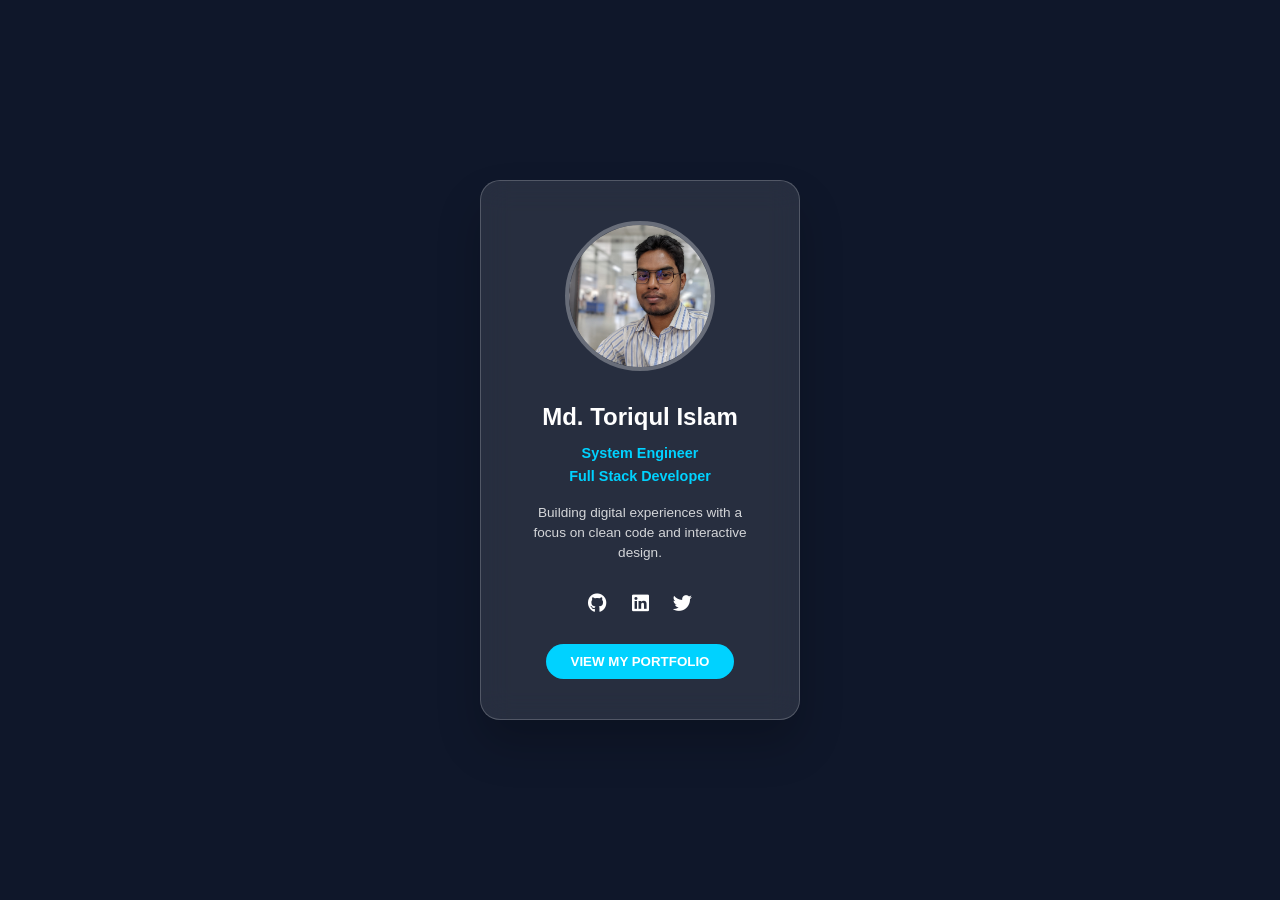
<file: index.html>
<!DOCTYPE html>
<html lang="en">
<head>
    <meta charset="UTF-8">
    <meta name="viewport" content="width=device-width, initial-scale=1.0">
    <title>Welcome</title>
    <link rel="stylesheet" href="style.css">
    <!-- Font Awesome for Icons -->
    <link rel="stylesheet" href="https://cdnjs.cloudflare.com/ajax/libs/font-awesome/6.0.0/css/all.min.css">
</head>
<body>

    <div class="container card-container">
        <div class="portfolio-card" id="tilt-card">
            <div class="card-image">
                <img src="image/Porifolio-image.jpg" alt="Profile Picture">
            </div>
            <div class="card-info">
                <h2>Md. Toriqul Islam</h2>
                <p class="role">System Engineer</p>
                <p class="role">Full Stack Developer</p>
                <p class="bio">Building digital experiences with a focus on clean code and interactive design.</p>
            </div>
            <div class="card-socials">
                <a href="https://github.com/" target="_blank"><i class="fab fa-github"></i></a>
                <a href="https://www.linkedin.com" target="_blank"><i class="fab fa-linkedin"></i></a>
                <a href="https://x.com/realToriqul" target="_blank"><i class="fab fa-twitter"></i></a>
            </div>
            <button class="contact-btn"><a href="home.html">VIEW MY PORTFOLIO</a></button>
        </div>
    </div>

    <script src="script.js"></script>
</body>
</html>
</file>
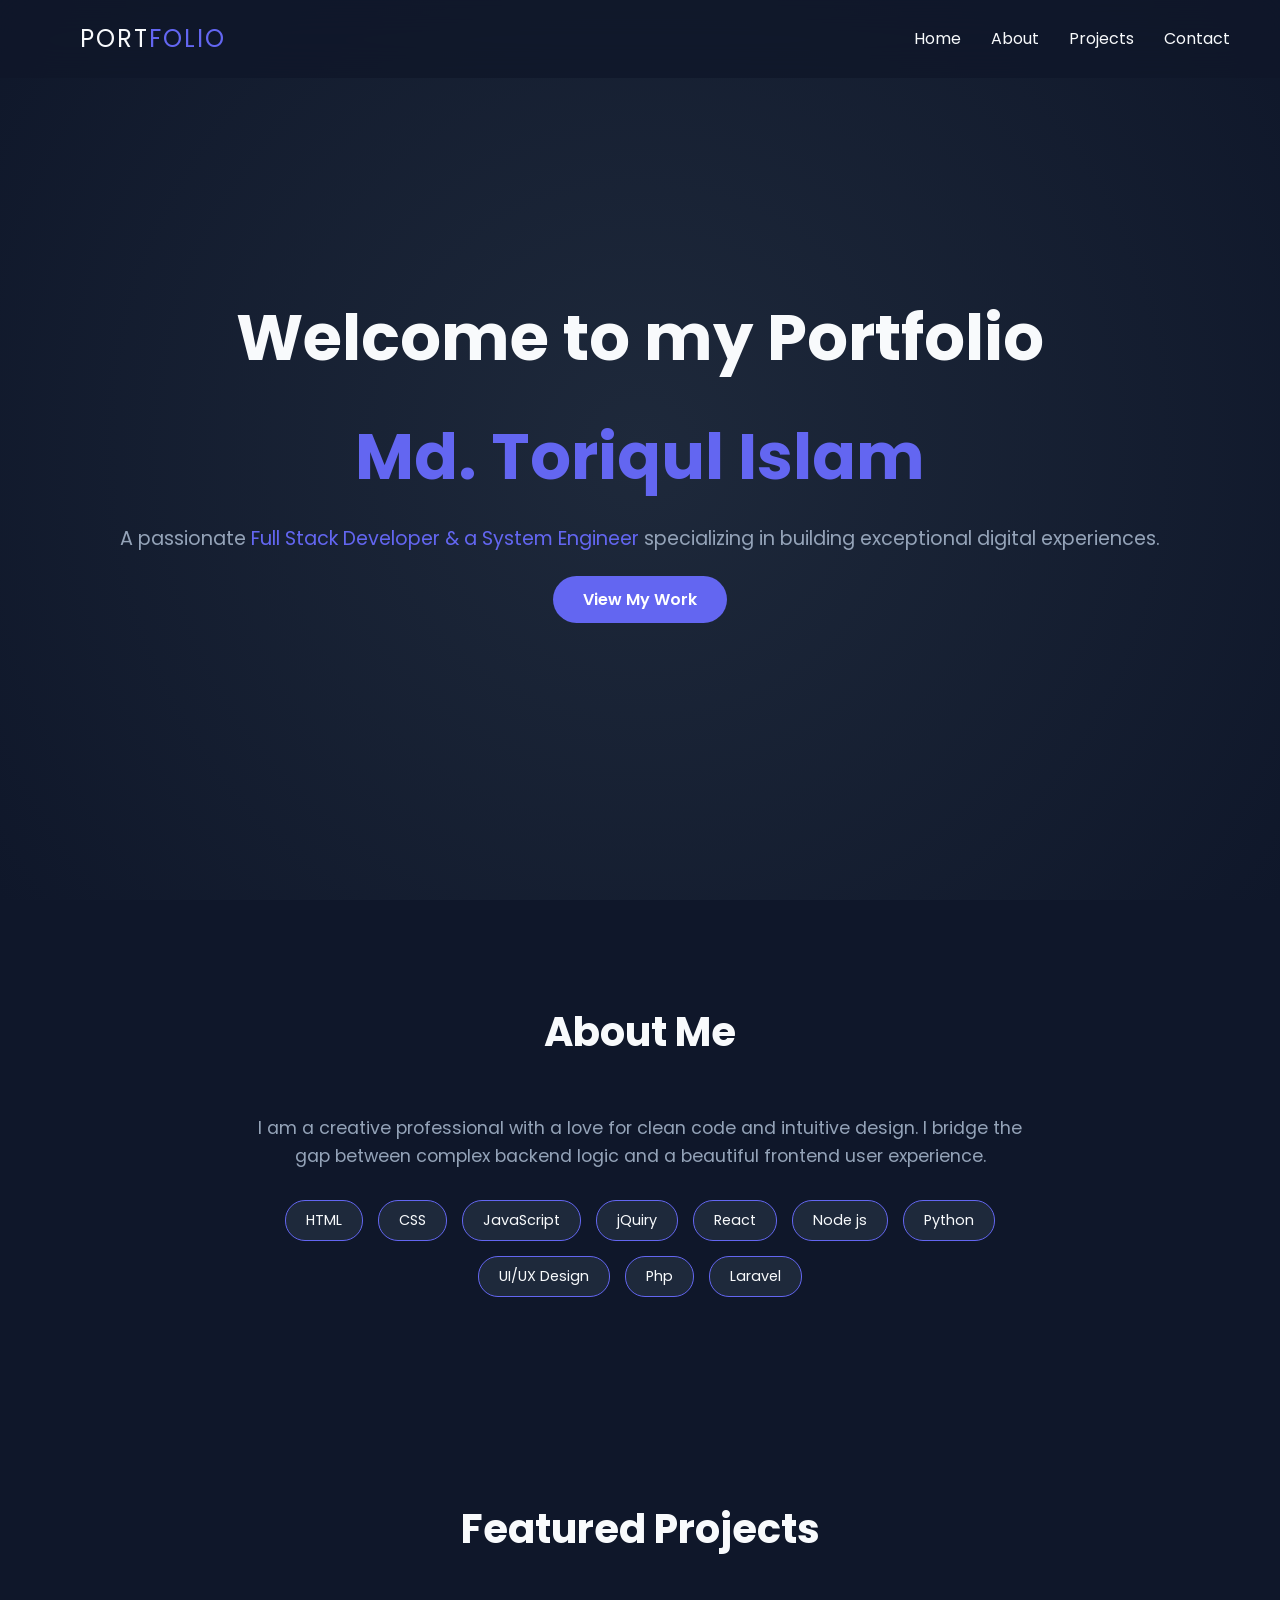
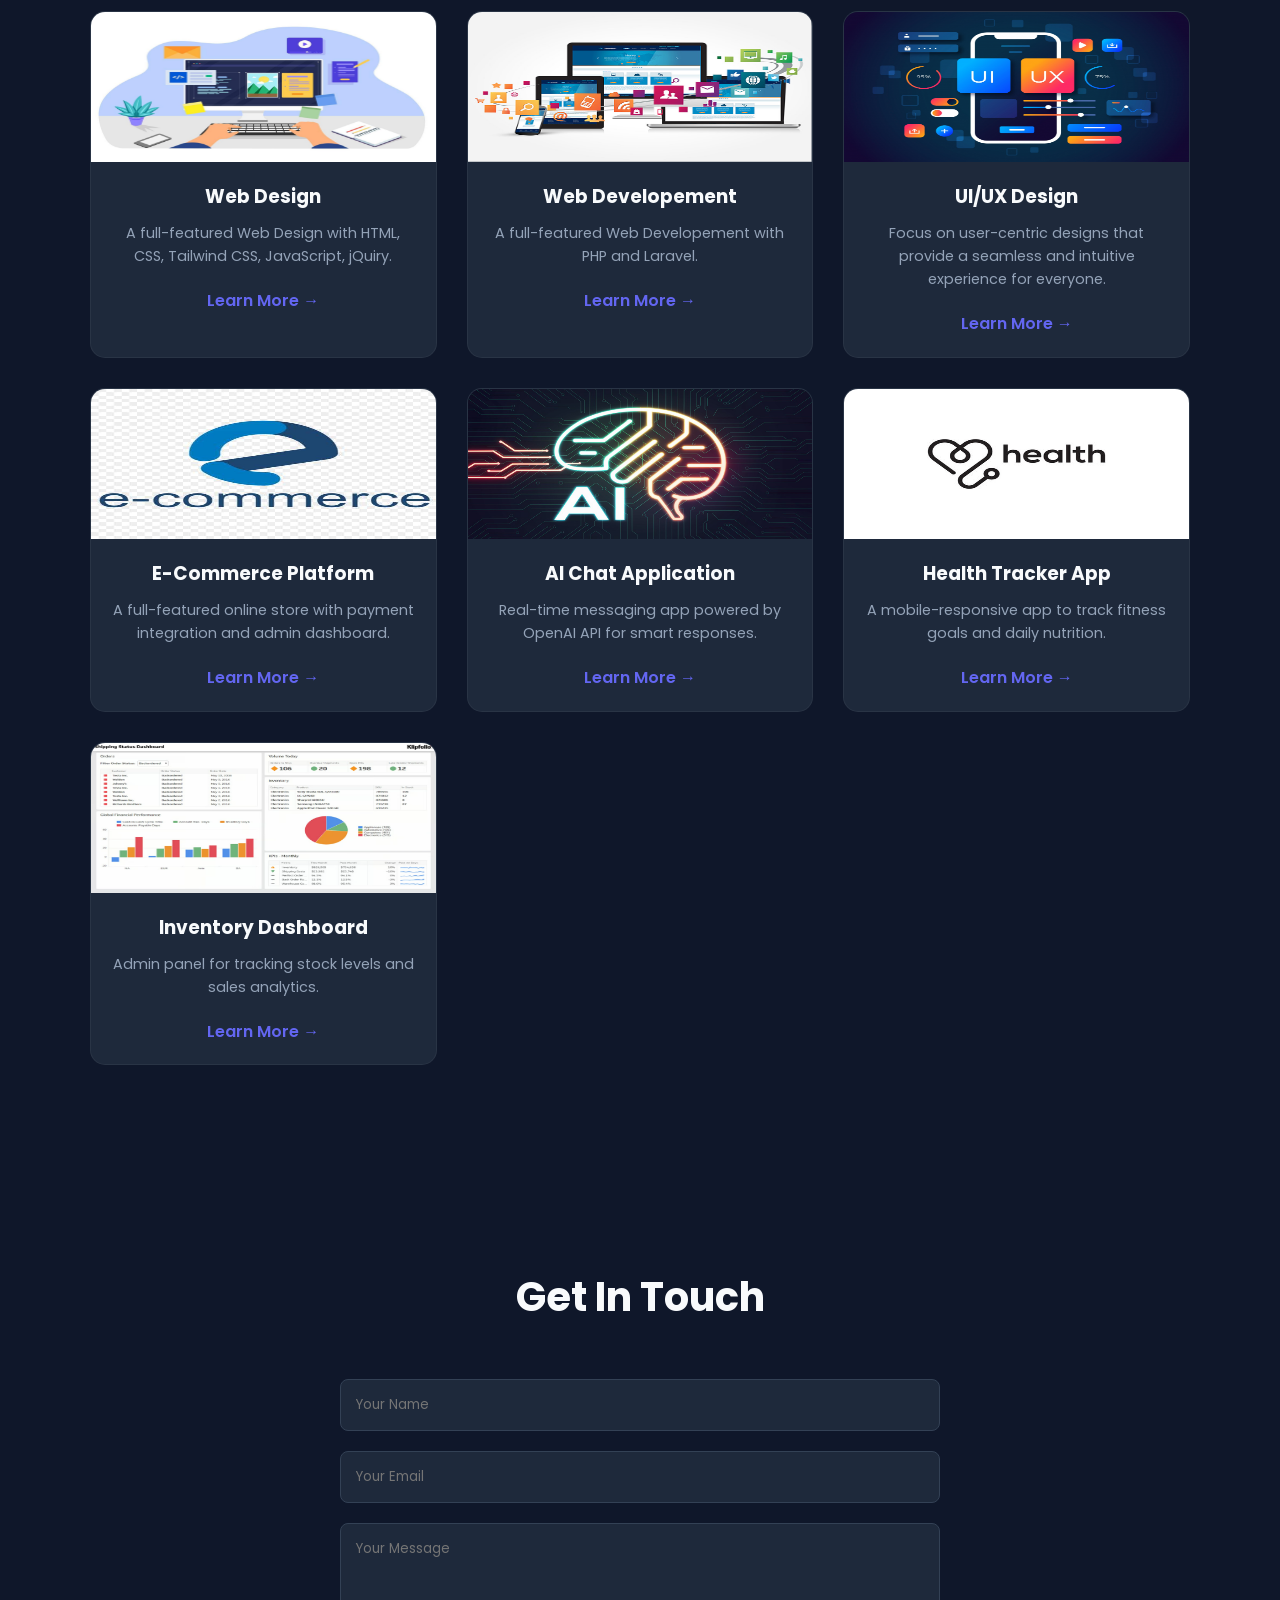
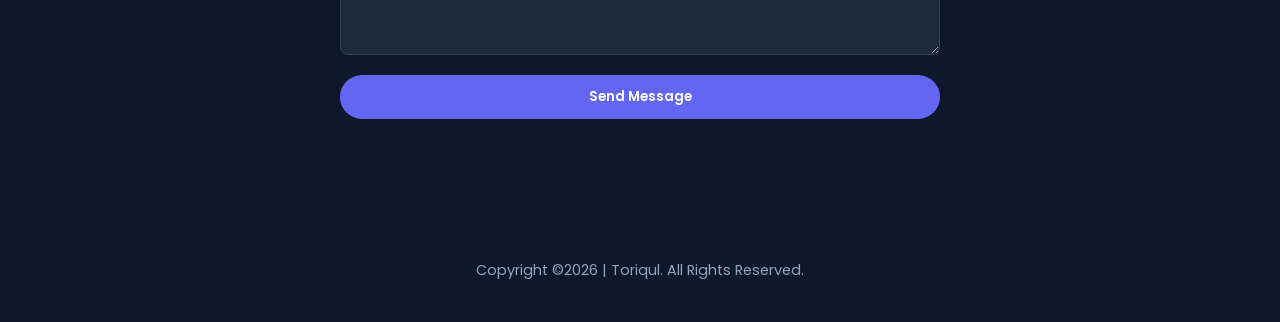
<file: home.html>
<!DOCTYPE html>
<html lang="en">
<head>
    <meta charset="UTF-8">
    <meta name="viewport" content="width=device-width, initial-scale=1.0">
    <title>Portfolio</title>
    <link rel="stylesheet" href="style.css">
    <!-- Adding Google Fonts -->
    <link href="https://fonts.googleapis.com/css2?family=Poppins:wght@300;400;600;700&display=swap" rel="stylesheet">
</head>
<body>

    <!-- Navigation -->
    <nav class="navbar">
        <!-- <div class="logo">PORT<span>FOLIO</span></div> -->
        <div class="logo nav-links">
            <li><a href="index.html">PORT<span>FOLIO</span></a></li>
        </div>
        <ul class="nav-links">
            <li><a href="#home">Home</a></li>
            <li><a href="#about">About</a></li>
            <li><a href="#projects">Projects</a></li>
            <li><a href="#contact">Contact</a></li>
        </ul>
        
    </nav>
    <!-- Hero Section -->
    <section id="home" class="hero">
        <div class="hero-content">
            <h1 class="reveal">Welcome to my Portfolio</h1>
            <h1 class="reveal"><span class="highlight">Md. Toriqul Islam</span></h1>
            <p class="reveal">A passionate <span class="typewriter">Full Stack Developer & a System Engineer</span> specializing in building exceptional digital experiences.</p>
            <a href="#projects" class="btn reveal">View My Work</a>
        </div>
    </section>

    <!-- About Section -->
    <section id="about" class="about">
        <div class="container">
            <h2 class="section-title reveal">About Me</h2>
            <div class="about-grid">
                <div class="about-text reveal">
                    <p>I am a creative professional with a love for clean code and intuitive design. I bridge the gap between complex backend logic and a beautiful frontend user experience.</p>
                    <div class="skills">
                        <span class="skill-badge">HTML</span>
                        <span class="skill-badge">CSS</span>
                        <span class="skill-badge">JavaScript</span>
                        <span class="skill-badge">jQuiry</span>
                        <span class="skill-badge">React</span>
                        <span class="skill-badge">Node js</span>
                        <span class="skill-badge">Python</span>
                        <span class="skill-badge">UI/UX Design</span>
                        <span class="skill-badge">Php</span>
                        <span class="skill-badge">Laravel</span>
                    </div>
                </div>
            </div>
        </div>
    </section>

    <!-- Projects Section -->
    <section id="projects" class="projects reveal">
        <div class="container">
            <h2 class="section-title reveal">Featured Projects</h2>
            <div class="project-grid">
                <!-- Project 1 -->
                <div class="project-card reveal">
                    
                    <div class="project-img">
                        <img src="image/Web-Design-Banners.jpg" alt="image">
                    </div>
                    <div class="project-info">
                        <h3>Web Design</h3>
                        <p>A full-featured Web Design with HTML, CSS, Tailwind CSS, JavaScript, jQuiry.</p>
                        <a href="#home" class="project-link">Learn More →</a>
                    </div>
                </div>
                <!-- Project 2 -->
                <div class="project-card reveal">
                    
                    <div class="project-img">
                        <img src="image/Web-dev-baner.png" alt="image">
                    </div>
                    <div class="project-info">
                        <h3>Web Developement</h3>
                        <p>A full-featured Web Developement with PHP and Laravel.</p>
                        <a href="#home" class="project-link">Learn More →</a>
                    </div>
                </div>
                <!-- Project 3 -->
                <div class="project-card reveal">
                    
                    <div class="project-img">
                        <img src="image/UI-UX-image.png" alt="image">
                    </div>
                    <div class="project-info">
                        <h3>UI/UX Design</h3>
                        <p>Focus on user-centric designs that provide a seamless and intuitive experience for everyone.</p>
                        <a href="#home" class="project-link">Learn More →</a>
                    </div>
                </div>
                <!-- Project 4 -->
                <div class="project-card reveal">
                    
                    <div class="project-img">
                        <img src="image/Ecomerce_Logo.jpg" alt="image">
                    </div>
                    <div class="project-info">
                        <h3>E-Commerce Platform</h3>
                        <p>A full-featured online store with payment integration and admin dashboard.</p>
                        <a href="#home" class="project-link">Learn More →</a>
                    </div>
                </div>
                <!-- Project 5 -->
                <div class="project-card reveal">
                    <div class="project-img" >
                        <img src="image/AI_Logo.jpg" alt="image">
                    </div>
                    <div class="project-info">
                        <h3>AI Chat Application</h3>
                        <p>Real-time messaging app powered by OpenAI API for smart responses.</p>
                        <a href="#home" class="project-link">Learn More →</a>
                    </div>
                </div>
                <!-- Project 6 -->
                <div class="project-card reveal">
                    <div class="project-img">
                        <img src="image/Helth_Logo.jpg" alt="image">
                    </div>
                    <div class="project-info">
                        <h3>Health Tracker App</h3>
                        <p>A mobile-responsive app to track fitness goals and daily nutrition.</p>
                        <a href="#home" class="project-link">Learn More →</a>
                    </div>
                </div>
                <!-- Project 7 -->
                <div class="project-card reveal">
                    <div class="project-img">
                        <img src="image/inventory-image.avif" alt="image">
                    </div>
                    <div class="project-info">
                        <h3>Inventory Dashboard</h3>
                        <p>Admin panel for tracking stock levels and sales analytics.</p>
                        <a href="#home" class="project-link">Learn More →</a>
                    </div>
                </div>
            </div>
        </div>
    </section>

    

    <!-- Contact Section -->
    <section id="contact" class="contact">
        <div class="container">
            <h2 class="section-title reveal">Get In Touch</h2>
            <div class="contact-wrapper reveal">
                <form id="contact-form">
                    <input type="text" placeholder="Your Name" required>
                    <input type="email" placeholder="Your Email" required>
                    <textarea placeholder="Your Message" rows="5" required></textarea>
                    <button type="submit" class="btn">Send Message</button>
                </form>
            </div>
        </div>
    </section>

    <footer>
        <p>Copyright &copy;2026 | Toriqul. All Rights Reserved.</p>
    </footer>

    <script src="script.js"></script>
</body>
</html>
</file>
<file: style.css>
/* Variables */
:root {
    --primary-color: #6366f1;
    --bg-dark: #0f172a;
    --bg-light: #1e293b;
    --text-main: #f8fafc;
    --text-dim: #94a3b8;
    --transition: all 0.3s ease;
}
/* Import Google Font */
@import url('https://fonts.googleapis.com/css2?family=Poppins:wght@300;400;600&display=swap');

* {
    margin: 0;
    padding: 0;
    box-sizing: border-box;
    font-family: 'Poppins', sans-serif;
}


body {
    display: inline;

    font-family: 'Poppins', sans-serif;
    background-color: var(--bg-dark);
    color: var(--text-main);
    line-height: 1.6;
    overflow-x: hidden;
    scroll-behavior: smooth;
    min-height: 100vh;
    /* justify-content: center;
    align-items: center;
    min-height: 100vh; */
}

.card-container {
    display: flex;
    font-family: 'Poppins', sans-serif;
    background-color: var(--bg-dark);
    color: var(--text-main);
    line-height: 1.6;
    overflow-x: hidden;
    scroll-behavior: smooth;
    min-height: 100vh;
    justify-content: center;
    align-items: center;
    
}

/* ================ */
/* body {
    display: flex;
    justify-content: center;
    align-items: center;
    min-height: 100vh;
    background: linear-gradient(45deg, #0f0c29, #302b63, #24243e); Dark gradient background */
}
/* ====================================== */

.container {
    max-width: 1100px;
    margin: 0 auto;
    padding: 0 20px;
}
/* ===========HOME PAGE CSS START========= */
/* Navigation */
.navbar {
    position: fixed;
    top: 0;
    width: 100%;
    display: flex;
    justify-content: space-between;
    align-items: center;
    padding: 20px 50px;
    z-index: 1000;
    transition: var(--transition);
    backdrop-filter: blur(20px);
    background: rgba(15, 23, 42, 0.8);
}

.logo {
    font-size: 1.5rem;
    font-weight: 700;
    letter-spacing: 2px;
}

.logo span {
    color: var(--primary-color);
}

/* Logo Hover & Link*/ 

/* ==================================== */
.navbar .logo:hover{
    cursor: pointer;
    color: var(--primary-color);
    transition: var(--transition);
}
/*======================================*/
.nav-links {
    display: flex;
    list-style: none;
}

.nav-links li {
    margin-left: 30px;
}

.nav-links a {
    text-decoration: none;
    color: var(--text-main);
    font-weight: 400;
    transition: var(--transition);
}

.nav-links a:hover {
    color: var(--primary-color);
}

/* Hero Section */
.hero {
    height: 100vh;
    display: flex;
    align-items: center;
    justify-content: center;
    text-align: center;
    background: radial-gradient(circle at center, #1e293b 0%, #0f172a 100%);
}

.hero h1 {
    font-size: 4rem;
    margin-bottom: 1rem;
}

.highlight {
    color: var(--primary-color);
}

.hero p {
    font-size: 1.2rem;
    color: var(--text-dim);
    margin-bottom: 2rem;
}

.typewriter{
    color: var(--primary-color);
}
.btn {
    padding: 12px 30px;
    background: var(--primary-color);
    color: white;
    text-decoration: none;
    border-radius: 30px;
    font-weight: 600;
    transition: var(--transition);
    border: none;
    cursor: pointer;
}

.btn:hover {
    transform: translateY(-5px);
    box-shadow: 0 10px 20px rgba(99, 102, 241, 0.4);
}

/* Section General */
section {
    padding: 100px 0;
}

.section-title {
    text-align: center;
    font-size: 2.5rem;
    margin-bottom: 50px;
}

/* About Section */
.about-grid {
    text-align: center;
    max-width: 800px;
    margin: 0 auto;
}

.about-text p {
    font-size: 1.1rem;
    color: var(--text-dim);
    margin-bottom: 30px;
}

.skills {
    display: flex;
    flex-wrap: wrap;
    justify-content: center;
    cursor: pointer;
    gap: 15px;
}

.skill-badge {
    background: var(--bg-light);
    padding: 8px 20px;
    border-radius: 20px;
    border: 1px solid var(--primary-color);
    font-size: 0.9rem;
}

/* Project Grid */
.projects{
    max-width: 1100px;
    margin: 0 auto;
    align-items: center;
}

.project-grid {
    display: grid;
    grid-template-columns: repeat(auto-fit, minmax(300px, 1fr));
    gap: 30px;
    
}

.project-card {
    background: var(--bg-light);
    border-radius: 15px;
    overflow: hidden;
    
    position: relative;
    transition: var(--transition);
    border: 1px solid rgba(255,255,255,0.05);
}

.project-card:hover {
    transform: translateY(-10px);
    border-color: var(--primary-color);
    box-shadow: 10px 20px 30px rgba(0,0,0,0.1);
    transition: all 0.4s cubic-bezier(0.175, 0.885, 0.32, 1.275);
    cursor: pointer;
    animation: fadeInUp 0.5s ease backwards;
    color: var(--primary-color);
}

.project-img {
    height: 150px;
    width: 100%;
    overflow: hidden;
    position: relative;
}

.project-img img{
    height: 100%;
    width: 100%;
    transition: transform 0.5s ease;
}
/* Image Wrapper for Zoom Effect */
.project-card:hover .project-img img {
    transform: scale(1.1);
}
.project-info {
    padding: 20px;
    text-align: center;
}

.project-info h3 {
    margin-bottom: 10px;
}

.project-info p {
    color: var(--text-dim);
    font-size: 0.9rem;
    margin-bottom: 20px;
}

.project-link {
    color: var(--primary-color);
    text-decoration: none;
    font-weight: 600;
}

/* Entry Animation */
@keyframes fadeInUp {
            from {
                opacity: 0;
                transform: translateY(10px);
            }
            to {
                opacity: 1;
                transform: translateY(0);
            }
        }
/* HOME PAGE CSS END */

/* ======================WELCOME PAGE CSS START========================== */
.card-container {
    display: grid;
    /* margin: 0 auto; */
    align-items: center;
    text-align: center;
    perspective: 1000px; /* Essential for 3D effect */
}

.portfolio-card {
    background: rgba(255, 255, 255, 0.1);
    backdrop-filter: blur(15px);
    border: 1px solid rgba(255, 255, 255, 0.2);
    border-radius: 20px;
    padding: 40px;
    width: 320px;
    text-align: center;
    align-items: center;
    color: white;
    box-shadow: 0 25px 45px rgba(0, 0, 0, 0.2);
    transition: transform 0.1s ease-out; /* Smooth movement */
    transform-style: preserve-3d;
}

.card-image img {
    width: 150px;
    height: 150px;
    border-radius: 50%;
    border: 4px solid rgba(255, 255, 255, 0.3);
    margin-bottom: 20px;
    transform: translateZ(50px); /* Makes image pop out more */
}

.card-info h2 {
    font-size: 1.5rem;
    margin-bottom: 5px;
    transform: translateZ(30px);
}

.role {
    color: #00d2ff;
    font-weight: 600;
    font-size: 0.9rem;
    transform: translateZ(20px);
}

.bio {
    font-size: 0.85rem;
    opacity: 0.8;
    line-height: 1.5;
    margin-top: 15px;
    margin-bottom: 25px;
    transform: translateZ(10px);
}

.card-socials {
    margin-bottom: 25px;
    transform: translateZ(20px);
}

.card-socials a {
    color: white;
    font-size: 1.2rem;
    margin: 0 10px;
    transition: color 0.3s;
}

.card-socials a:hover {
    color: #00d2ff;
}

.contact-btn {
    background: #00d2ff;
    color: white;
    border: none;
    padding: 10px 25px;
    border-radius: 25px;
    font-weight: bold;
    cursor: pointer;
    transition: 0.3s;
    transform: translateZ(50px);
}

.contact-btn:hover {
    background: white;
    color: #302b63;
}

.contact-btn a{
    color: white;
    text-decoration: none;
}

.contact-btn a:hover{
    color: #00d2ff;
}

/* ====================WELCOME PAGE CSS END=========================== */

/* -----------Project Card Design Start-----------*/


        /* body {
            background: linear-gradient(135deg, #e0eafc, #cfdef3);
            display: flex;
            justify-content: center;
            align-items: center;
            min-height: 100vh;
            padding: 20px;
        } */

        /* Responsive Grid Container */
        /* .container {
            display: grid;
            grid-template-columns: repeat(auto-fit, minmax(300px, 1fr));
            gap: 30px;
            width: 100%;
            max-width: 1100px;
        } */

        /* Card Styling */
        /* .card {
            background: white;
            border-radius: 20px;
            overflow: hidden;
            box-shadow: 0 10px 20px rgba(0,0,0,0.1);
            transition: all 0.4s cubic-bezier(0.175, 0.885, 0.32, 1.275);
            cursor: pointer;
            position: relative;
            animation: fadeInUp 0.8s ease backwards;
        } */

        /* Entry Animation */
        /* @keyframes fadeInUp {
            from {
                opacity: 0;
                transform: translateY(10px);
            }
            to {
                opacity: 1;
                transform: translateY(0);
            }
        } */

        /* Card Hover Effect */
        /* .card:hover {
            transform: translateY(-10px);
            box-shadow: 0 20px 40px rgba(0,0,0,0.2);
        } */

        /* Image Wrapper for Zoom Effect */
        /* .card-image {
            width: 100%;
            height: 200px;
            overflow: hidden;
            position: relative;
        }

        .card-image img {
            width: 100%;
            height: 100%;
            object-fit: cover;
            transition: transform 0.5s ease;
        } */

        /* .card:hover .card-image img {
            transform: scale(1.1);
        } */

        /* Badge (New/Hot) */
        /* .badge {
            position: absolute;
            top: 15px;
            right: 15px;
            background: #ff4757;
            color: white;
            padding: 5px 12px;
            border-radius: 50px;
            font-size: 12px;
            font-weight: 600;
            z-index: 10;
        } */

        /* Content Area */
        /* .card-content {
            padding: 25px;
        }

        .card-content h3 {
            font-size: 22px;
            color: #333;
            margin-bottom: 10px;
            transition: color 0.3s ease;
        }

        .card:hover h3 {
            color: #4a90e2;
        }

        .card-content p {
            font-size: 14px;
            color: #666;
            line-height: 1.6;
            margin-bottom: 20px;
        } */

        /* Button Styling */
        /* .card-btn {
            display: inline-block;
            padding: 10px 20px;
            background: #4a90e2;
            color: white;
            text-decoration: none;
            border-radius: 10px;
            font-weight: 600;
            font-size: 14px;
            transition: background 0.3s ease, transform 0.2s ease;
        }

        .card-btn:hover {
            background: #357abd;
            transform: scale(1.05);
        }

        .card-btn:active {
            transform: scale(0.95);
        } */

        /* Staggered animation for multiple cards */
        /* .card:nth-child(2) { animation-delay: 0.2s; }
        .card:nth-child(3) { animation-delay: 0.4s; } */

/* -----------Project Card Design end----------- */         

/* Contact Form */
.contact-wrapper {
    max-width: 600px;
    margin: 0 auto;
}

#contact-form {
    display: flex;
    flex-direction: column;
    gap: 20px;
}

#contact-form input, #contact-form textarea {
    padding: 15px;
    background: var(--bg-light);
    border: 1px solid #334155;
    color: white;
    border-radius: 8px;
    outline: none;
}

#contact-form input:focus, #contact-form textarea:focus {
    border-color: var(--primary-color);
}

footer {
    text-align: center;
    padding: 40px 0;
    color: var(--text-dim);
    font-size: 0.9rem;
}

/* Animations */
.reveal {
    opacity: 0;
    transform: translateY(30px);
    transition: all 0.8s ease-out;
}

.reveal.active {
    opacity: 1;
    transform: translateY(0);
}

/* Responsive */
@media (max-width: 768px) {
    .nav-links { display: none; }
    .hero h1 { font-size: 2.5rem; }
}
</file>
